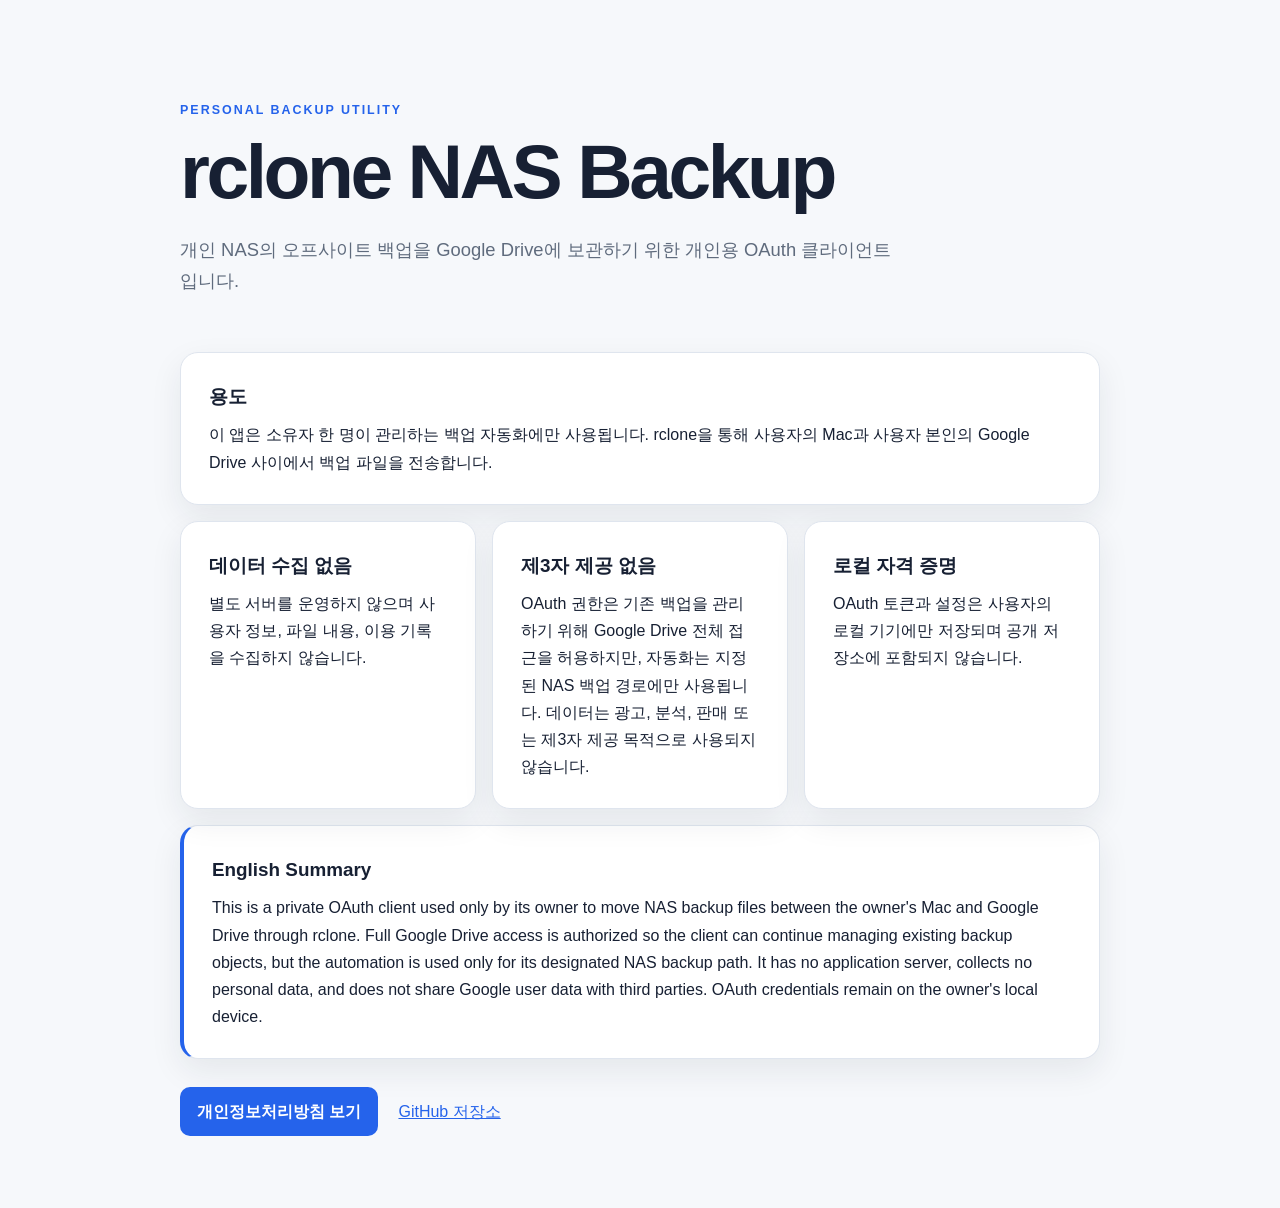
<file: index.html>
<!doctype html>
<html lang="ko">
<head>
  <meta charset="utf-8">
  <meta name="viewport" content="width=device-width, initial-scale=1">
  <meta name="description" content="개인용 rclone NAS 백업 OAuth 클라이언트 안내 페이지">
  <title>rclone NAS Backup</title>
  <link rel="stylesheet" href="styles.css">
</head>
<body>
  <main class="container">
    <header class="hero">
      <p class="eyebrow">PERSONAL BACKUP UTILITY</p>
      <h1>rclone NAS Backup</h1>
      <p class="lead">개인 NAS의 오프사이트 백업을 Google Drive에 보관하기 위한 개인용 OAuth 클라이언트입니다.</p>
    </header>

    <section class="card">
      <h2>용도</h2>
      <p>이 앱은 소유자 한 명이 관리하는 백업 자동화에만 사용됩니다. rclone을 통해 사용자의 Mac과 사용자 본인의 Google Drive 사이에서 백업 파일을 전송합니다.</p>
    </section>

    <section class="grid" aria-label="데이터 처리 원칙">
      <article class="card">
        <h2>데이터 수집 없음</h2>
        <p>별도 서버를 운영하지 않으며 사용자 정보, 파일 내용, 이용 기록을 수집하지 않습니다.</p>
      </article>
      <article class="card">
        <h2>제3자 제공 없음</h2>
        <p>OAuth 권한은 기존 백업을 관리하기 위해 Google Drive 전체 접근을 허용하지만, 자동화는 지정된 NAS 백업 경로에만 사용됩니다. 데이터는 광고, 분석, 판매 또는 제3자 제공 목적으로 사용되지 않습니다.</p>
      </article>
      <article class="card">
        <h2>로컬 자격 증명</h2>
        <p>OAuth 토큰과 설정은 사용자의 로컬 기기에만 저장되며 공개 저장소에 포함되지 않습니다.</p>
      </article>
    </section>

    <section class="card english">
      <h2>English Summary</h2>
      <p>This is a private OAuth client used only by its owner to move NAS backup files between the owner's Mac and Google Drive through rclone. Full Google Drive access is authorized so the client can continue managing existing backup objects, but the automation is used only for its designated NAS backup path. It has no application server, collects no personal data, and does not share Google user data with third parties. OAuth credentials remain on the owner's local device.</p>
    </section>

    <nav class="links" aria-label="정책 링크">
      <a class="button" href="privacy.html">개인정보처리방침 보기</a>
      <a href="https://github.com/jumaniac/rclone-nas-backup-pages">GitHub 저장소</a>
    </nav>
  </main>
</body>
</html>
</file>
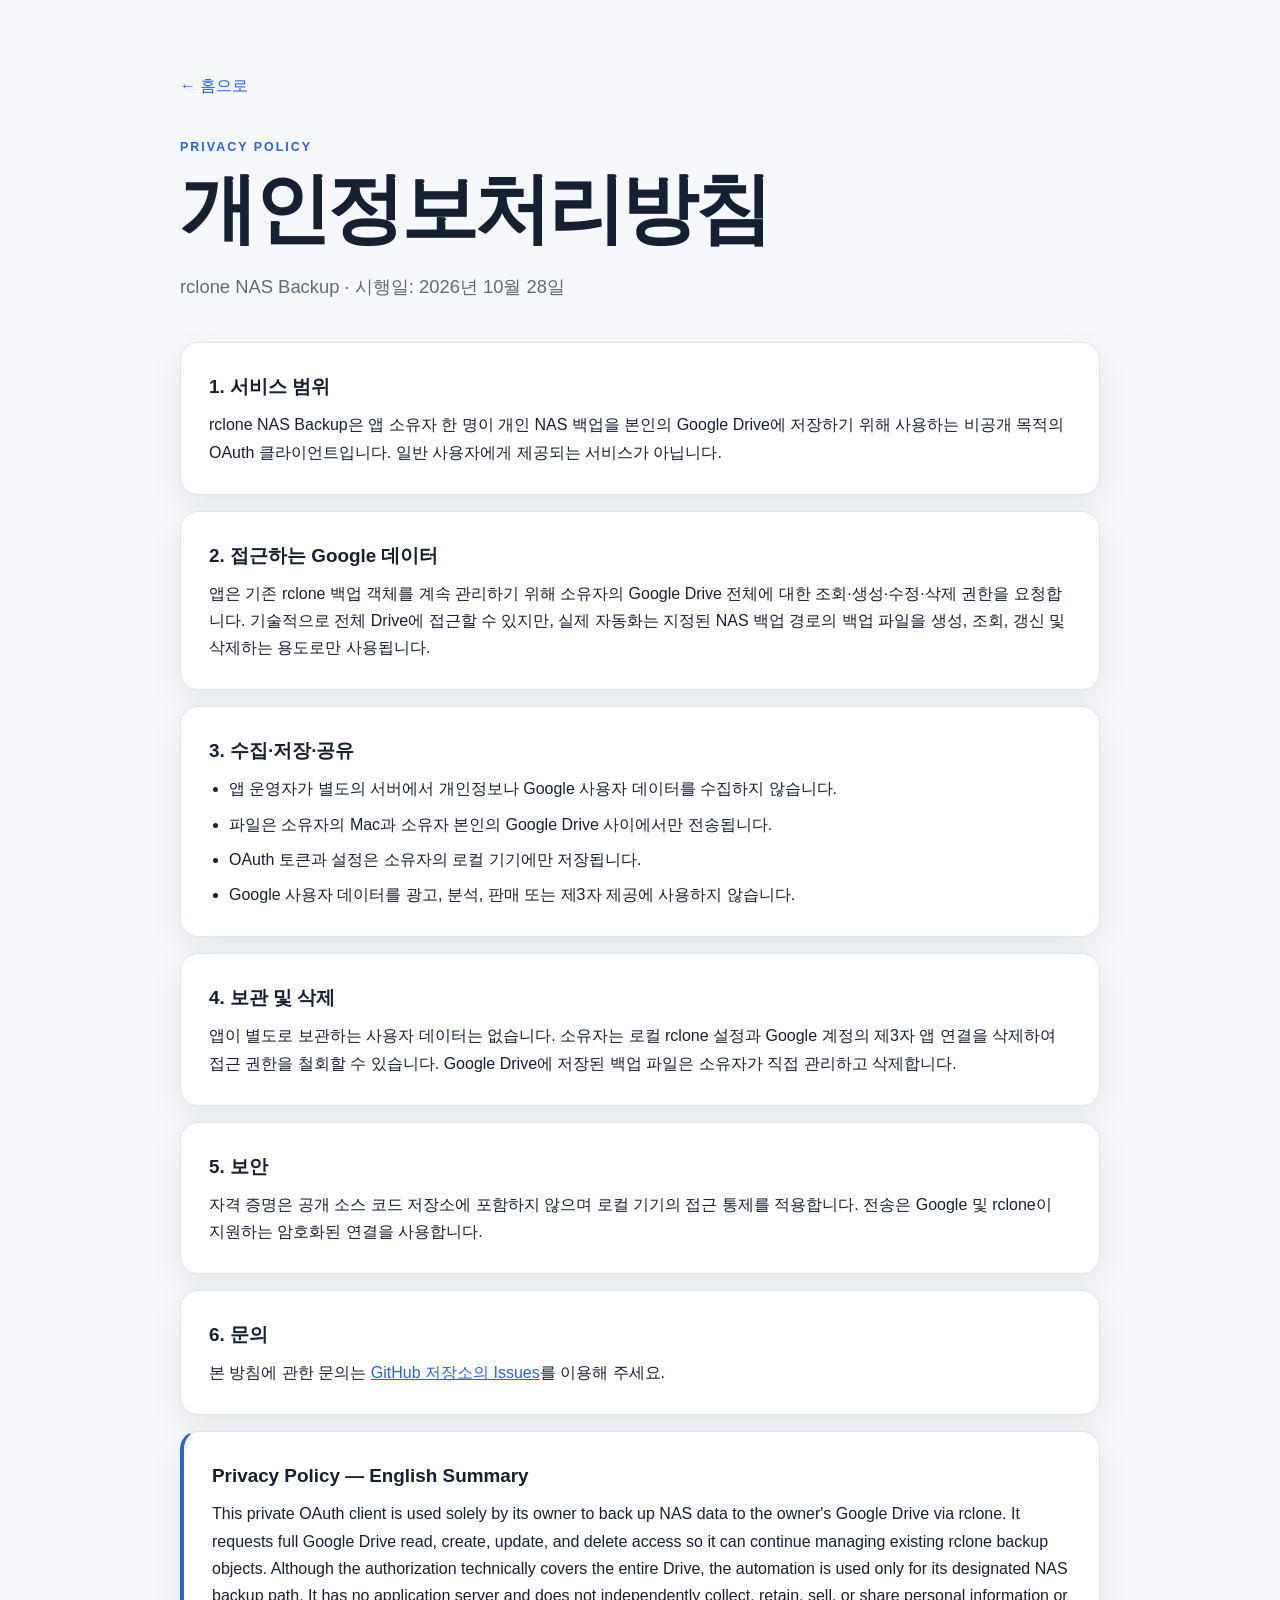
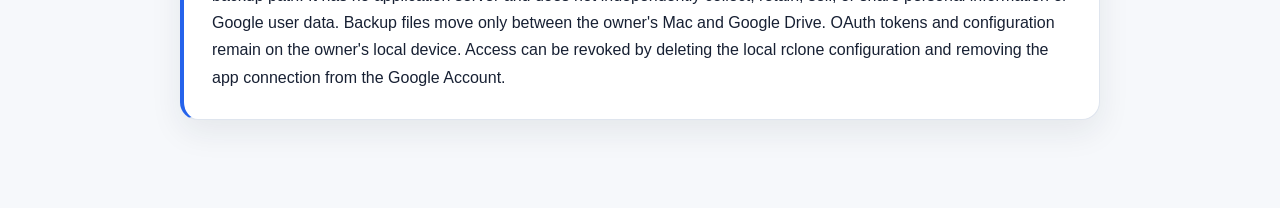
<file: privacy.html>
<!doctype html>
<html lang="ko">
<head>
  <meta charset="utf-8">
  <meta name="viewport" content="width=device-width, initial-scale=1">
  <meta name="description" content="rclone NAS Backup 개인정보처리방침">
  <title>개인정보처리방침 | rclone NAS Backup</title>
  <link rel="stylesheet" href="styles.css">
</head>
<body>
  <main class="container policy">
    <a class="back" href="index.html">← 홈으로</a>
    <header class="hero compact">
      <p class="eyebrow">PRIVACY POLICY</p>
      <h1>개인정보처리방침</h1>
      <p class="lead">rclone NAS Backup · 시행일: 2026년 10월 28일</p>
    </header>

    <section class="card">
      <h2>1. 서비스 범위</h2>
      <p>rclone NAS Backup은 앱 소유자 한 명이 개인 NAS 백업을 본인의 Google Drive에 저장하기 위해 사용하는 비공개 목적의 OAuth 클라이언트입니다. 일반 사용자에게 제공되는 서비스가 아닙니다.</p>
    </section>

    <section class="card">
      <h2>2. 접근하는 Google 데이터</h2>
      <p>앱은 기존 rclone 백업 객체를 계속 관리하기 위해 소유자의 Google Drive 전체에 대한 조회·생성·수정·삭제 권한을 요청합니다. 기술적으로 전체 Drive에 접근할 수 있지만, 실제 자동화는 지정된 NAS 백업 경로의 백업 파일을 생성, 조회, 갱신 및 삭제하는 용도로만 사용됩니다.</p>
    </section>

    <section class="card">
      <h2>3. 수집·저장·공유</h2>
      <ul>
        <li>앱 운영자가 별도의 서버에서 개인정보나 Google 사용자 데이터를 수집하지 않습니다.</li>
        <li>파일은 소유자의 Mac과 소유자 본인의 Google Drive 사이에서만 전송됩니다.</li>
        <li>OAuth 토큰과 설정은 소유자의 로컬 기기에만 저장됩니다.</li>
        <li>Google 사용자 데이터를 광고, 분석, 판매 또는 제3자 제공에 사용하지 않습니다.</li>
      </ul>
    </section>

    <section class="card">
      <h2>4. 보관 및 삭제</h2>
      <p>앱이 별도로 보관하는 사용자 데이터는 없습니다. 소유자는 로컬 rclone 설정과 Google 계정의 제3자 앱 연결을 삭제하여 접근 권한을 철회할 수 있습니다. Google Drive에 저장된 백업 파일은 소유자가 직접 관리하고 삭제합니다.</p>
    </section>

    <section class="card">
      <h2>5. 보안</h2>
      <p>자격 증명은 공개 소스 코드 저장소에 포함하지 않으며 로컬 기기의 접근 통제를 적용합니다. 전송은 Google 및 rclone이 지원하는 암호화된 연결을 사용합니다.</p>
    </section>

    <section class="card">
      <h2>6. 문의</h2>
      <p>본 방침에 관한 문의는 <a href="https://github.com/jumaniac/rclone-nas-backup-pages/issues">GitHub 저장소의 Issues</a>를 이용해 주세요.</p>
    </section>

    <section class="card english">
      <h2>Privacy Policy — English Summary</h2>
      <p>This private OAuth client is used solely by its owner to back up NAS data to the owner's Google Drive via rclone. It requests full Google Drive read, create, update, and delete access so it can continue managing existing rclone backup objects. Although the authorization technically covers the entire Drive, the automation is used only for its designated NAS backup path. It has no application server and does not independently collect, retain, sell, or share personal information or Google user data. Backup files move only between the owner's Mac and Google Drive. OAuth tokens and configuration remain on the owner's local device. Access can be revoked by deleting the local rclone configuration and removing the app connection from the Google Account.</p>
    </section>
  </main>
</body>
</html>
</file>
<file: styles.css>
:root {
  color-scheme: light dark;
  --bg: #f6f8fb;
  --surface: #ffffff;
  --text: #172033;
  --muted: #5f6b7d;
  --line: #dfe5ee;
  --accent: #2563eb;
  --accent-dark: #1d4ed8;
  --shadow: 0 12px 32px rgba(23, 32, 51, 0.08);
}

* { box-sizing: border-box; }

body {
  margin: 0;
  background: var(--bg);
  color: var(--text);
  font-family: -apple-system, BlinkMacSystemFont, "Segoe UI", sans-serif;
  line-height: 1.7;
}

a { color: var(--accent); }

.container {
  width: min(920px, calc(100% - 32px));
  margin: 0 auto;
  padding: 72px 0;
}

.hero { padding: 28px 0 40px; }
.hero.compact { padding-bottom: 24px; }
.eyebrow {
  margin: 0 0 10px;
  color: var(--accent);
  font-size: 0.78rem;
  font-weight: 800;
  letter-spacing: 0.16em;
}

h1 {
  margin: 0;
  font-size: clamp(2.35rem, 8vw, 4.8rem);
  line-height: 1.05;
  letter-spacing: -0.045em;
}

.lead {
  max-width: 720px;
  margin: 22px 0 0;
  color: var(--muted);
  font-size: 1.15rem;
}

.card {
  margin: 16px 0;
  padding: 28px;
  border: 1px solid var(--line);
  border-radius: 18px;
  background: var(--surface);
  box-shadow: var(--shadow);
}

.card h2 { margin: 0 0 8px; font-size: 1.18rem; }
.card p, .card ul { margin: 0; }
.card ul { padding-left: 1.25rem; }
.card li + li { margin-top: 8px; }

.grid {
  display: grid;
  grid-template-columns: repeat(3, 1fr);
  gap: 16px;
}
.grid .card { margin: 0; }

.english { border-left: 4px solid var(--accent); }
.links {
  display: flex;
  align-items: center;
  gap: 20px;
  margin-top: 28px;
}
.button {
  display: inline-block;
  padding: 11px 17px;
  border-radius: 10px;
  background: var(--accent);
  color: white;
  font-weight: 700;
  text-decoration: none;
}
.button:hover { background: var(--accent-dark); }
.back { display: inline-block; margin-bottom: 10px; text-decoration: none; }

@media (max-width: 720px) {
  .container { padding: 36px 0; }
  .grid { grid-template-columns: 1fr; }
  .links { align-items: flex-start; flex-direction: column; }
}

@media (prefers-color-scheme: dark) {
  :root {
    --bg: #0d1117;
    --surface: #161b22;
    --text: #e6edf3;
    --muted: #9aa7b6;
    --line: #30363d;
    --shadow: none;
  }
}
</file>
